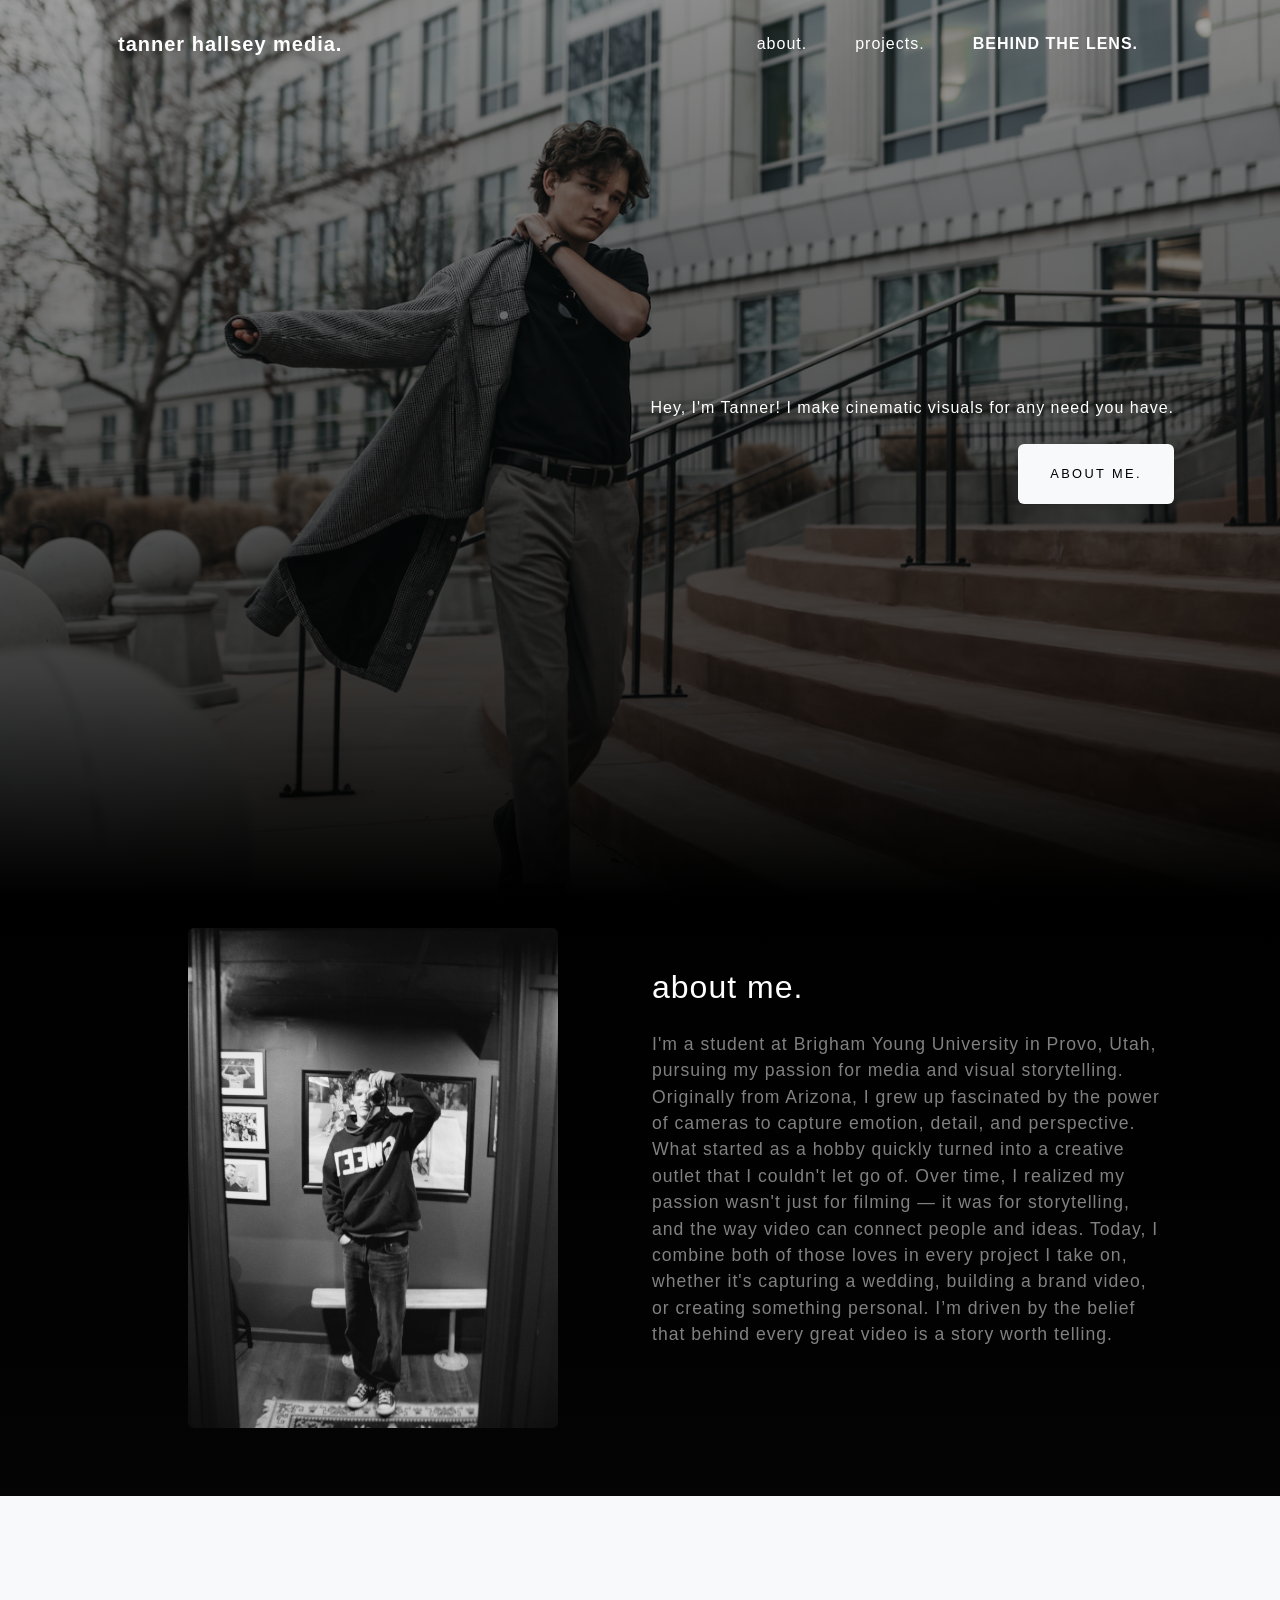
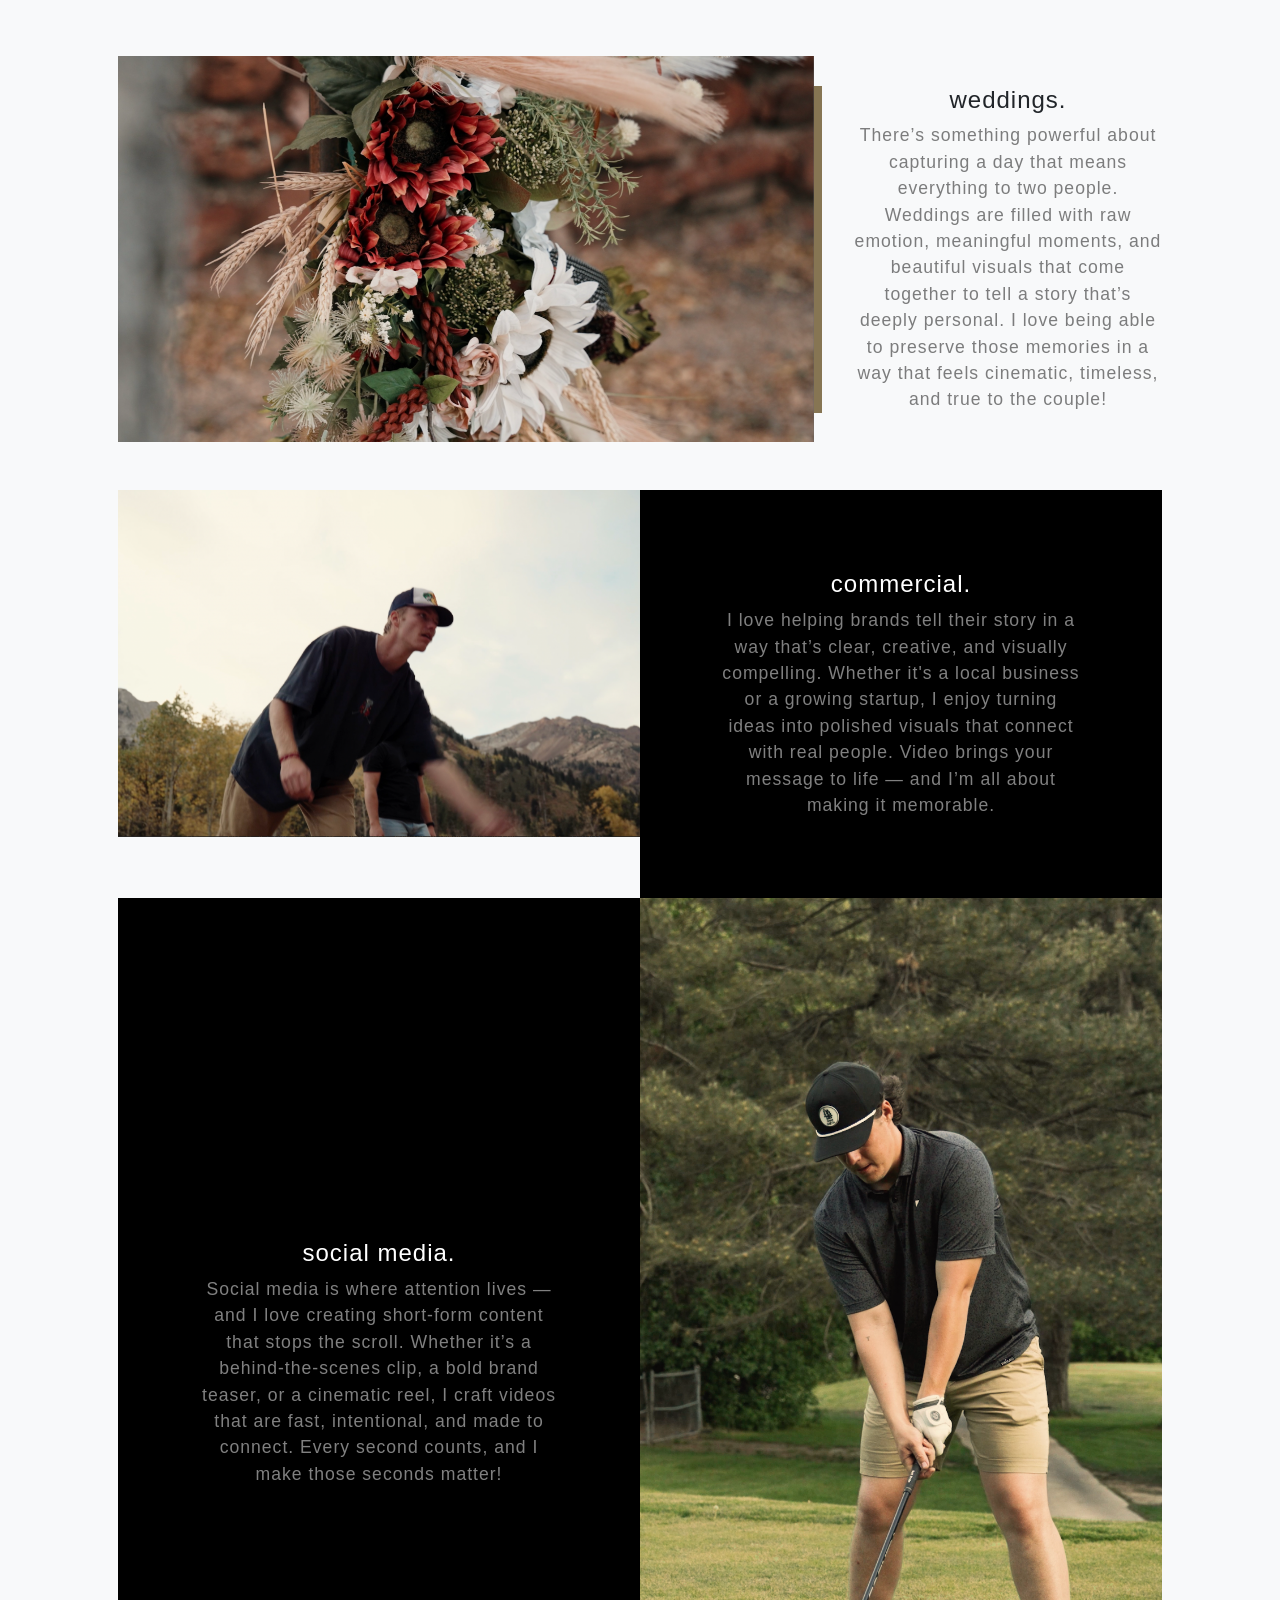
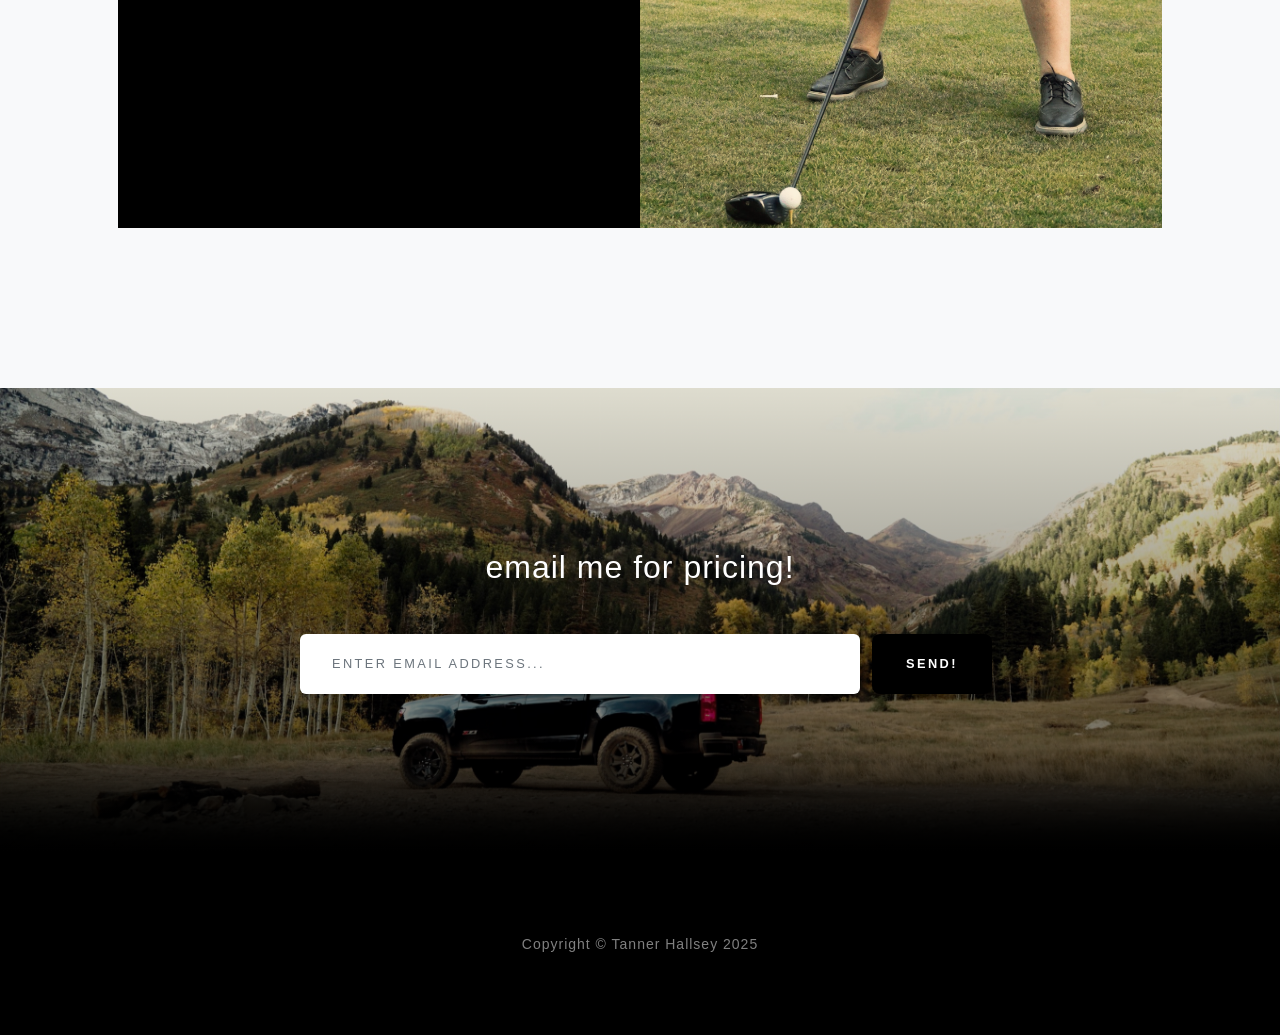
<file: index.html>
<!DOCTYPE html>
<html lang="en">
    <head>
        <meta charset="utf-8" />
        <meta name="viewport" content="width=device-width, initial-scale=1, shrink-to-fit=no" />
        <meta name="description" content="" />
        <meta name="author" content="" />
        <title>Tanner Hallsey Media - Content Creator</title>
        <link rel="icon" type="image/x-icon" href="assets/favicon.ico" />
        <!-- Font Awesome icons (free version)-->
        <script src="https://fonts.google.com/specimen/Special+Gothic+Expanded+One" crossorigin="anonymous"></script>
        <!-- Google fonts-->
        <link href="https://fonts.google.com/specimen/Special+Gothic+Expanded+One" rel="stylesheet" />
        <link href="https://fonts.google.com/specimen/Special+Gothic+Expanded+One" rel="stylesheet" />
        <!-- Core theme CSS (includes Bootstrap)-->
        <link href="css/styles.css" rel="stylesheet" />
    </head>
    <body id="page-top">
        <!-- Navigation-->
        <nav class="navbar navbar-expand-lg navbar-light fixed-top" id="mainNav">
            <div class="container px-4 px-lg-5">
                <a class="navbar-brand" href="#page-top">tanner hallsey media.</a>
                <button class="navbar-toggler navbar-toggler-right" type="button" data-bs-toggle="collapse" data-bs-target="#navbarResponsive" aria-controls="navbarResponsive" aria-expanded="false" aria-label="Toggle navigation">
                    Menu
                    <i class="fas fa-bars"></i>
                </button>
                <div class="collapse navbar-collapse" id="navbarResponsive">
                    <ul class="navbar-nav ms-auto">
                        <li class="nav-item"><a class="nav-link" href="#about">about.</a></li>
                        <li class="nav-item"><a class="nav-link" href="#projects">projects.</a></li>
                        <li class="nav-item"><a class="nav-link fw-bolder" href="other-works.html" target="_blank">BEHIND THE LENS.</a></li>


                    </ul>
                </div>
            </div>
        </nav>
        <!-- Masthead-->
       <header class="masthead">
  <div class="container h-100 d-flex align-items-center">
    <div class="row w-100 justify-content-end"> <!-- pushes content to right -->
      <div class="col-lg-6">
        <div class="text-end text-white"> <!-- aligns text to right -->
          
        
          <p style="font-size: 1rem; color: white; margin-bottom: 1.5rem;">
            Hey, I'm Tanner! I make cinematic visuals for any need you have. 
          </p>
          <a class="btn btn-light" href="#about">about me.</a>
        </div>
      </div>
    </div>
  </div>
</header>




        <!-- About-->
      <section class="about-section text-white pt-5 pb-5" id="about" style="padding-bottom: 100px;">


  <div class="container px-4 px-lg-5">
    <div class="row align-items-center" style="min-height: 500px;">
      <!-- Image -->
      <div class="col-lg-6 mb-4 mb-lg-0 text-center" style="margin-top: -40px;">
        <img src="assets/img/hallz.png" alt="Tanner Hallsey" class="img-fluid rounded" style="max-height: 500px;" />
      </div>

      <!-- Text -->
      <div class="col-lg-6">
        <h2 class="mb-4">about me.</h2>
        <p class="text-white-50">
          I'm a student at Brigham Young University in Provo, Utah, pursuing my passion for media and visual storytelling. Originally from Arizona, I grew up fascinated by the power of cameras to capture emotion, detail, and perspective. What started as a hobby quickly turned into a creative outlet that I couldn't let go of. Over time, I realized my passion wasn't just for filming — it was for storytelling, and the way video can connect people and ideas. Today, I combine both of those loves in every project I take on, whether it's capturing a wedding, building a brand video, or creating something personal. I’m driven by the belief that behind every great video is a story worth telling.
        </p>
      </div>
    </div>
  </div>
</section>



        <!-- Projects-->
        <section class="projects-section bg-light" id="projects">
            <div class="container px-4 px-lg-5">
                <!-- Featured Project Row-->
                <div class="row gx-0 mb-4 mb-lg-5 align-items-center">
                    <div class="col-xl-8 col-lg-7"><img class="img-fluid mb-3 mb-lg-0" src="assets/img/spring.png" alt="..." /></div>
                    <div class="col-xl-4 col-lg-5">
                        <div class="featured-text text-center text-lg-left">
                            <h4>weddings.</h4>
                            <p class="text-black-50 mb-0">There’s something powerful about capturing a day that means everything to two people. Weddings are filled with raw emotion, meaningful moments, and beautiful visuals that come together to tell a story that’s deeply personal. I love being able to preserve those memories in a way that feels cinematic, timeless, and true to the couple!</p>
                        </div>
                    </div>
                </div>
                <!-- Project One Row-->
                <div class="row gx-0 mb-5 mb-lg-0 justify-content-center">
                    <div class="col-lg-6"><img class="img-fluid" src="assets/img/jax2.png" alt="..." /></div>
                    <div class="col-lg-6">
                        <div class="bg-black text-center h-100 project">
                            <div class="d-flex h-100">
                                <div class="project-text w-100 my-auto text-center text-lg-left">
                                    <h4 class="text-white">commercial.</h4>
                                    <p class="mb-0 text-white-50">I love helping brands tell their story in a way that’s clear, creative, and visually compelling. Whether it's a local business or a growing startup, I enjoy turning ideas into polished visuals that connect with real people. Video brings your message to life — and I’m all about making it memorable.</p>
                                </div>
                            </div>
                        </div>
                    </div>
                </div>
                <!-- Project Two Row-->
                <div class="row gx-0 justify-content-center">
                    <div class="col-lg-6"><img class="img-fluid" src="assets/img/jake.png" alt="..." /></div>
                    <div class="col-lg-6 order-lg-first">
                        <div class="bg-black text-center h-100 project">
                            <div class="d-flex h-100">
                                <div class="project-text w-100 my-auto text-center text-lg-right">
                                    <h4 class="text-white">social media.</h4>
                                    <p class="mb-0 text-white-50">Social media is where attention lives — and I love creating short-form content that stops the scroll. Whether it’s a behind-the-scenes clip, a bold brand teaser, or a cinematic reel, I craft videos that are fast, intentional, and made to connect. Every second counts, and I make those seconds matter!</p>
                                </div>
                            </div>
                        </div>
                    </div>
                </div>
            </div>
        </section>
        <!-- Signup-->
      <!-- Signup-->
<section class="signup-section position-relative" id="signup">
  <div class="container px-4 px-lg-5">
    <div class="row gx-4 gx-lg-5">
      <div class="col-md-10 col-lg-8 mx-auto text-center">
        <i class="far fa-paper-plane fa-2x mb-2 text-white"></i>
        <h2 class="text-white mb-5">email me for pricing!</h2>

        <form class="form-signup" id="contactForm" data-sb-form-api-token="API_TOKEN">
          <div class="row input-group-newsletter">
            <div class="col">
              <input class="form-control" id="emailAddress" type="email" placeholder="Enter email address..." aria-label="Enter email address..." data-sb-validations="required,email" />
            </div>
            <button id="submitButton" type="submit" class="btn" style="background-color: black; color: white; font-weight: 600; border: none; padding: 0.75rem 1.5rem; border-radius: 8px; width: auto; min-width: 120px;">send!</button>
          </div>

          <div class="invalid-feedback mt-2" data-sb-feedback="emailAddress:required">An email is required.</div>
          <div class="invalid-feedback mt-2" data-sb-feedback="emailAddress:email">Email is not valid.</div>

          <div class="d-none" id="submitSuccessMessage">
            <div class="text-center mb-3 mt-2 text-white">
              <div class="fw-bolder" style="margin-bottom: 0;">Check your email shortly!</div>
              <div style="margin-top: 0;">Thanks for reaching out — I’ll be in touch with pricing soon!</div>
            </div>
          </div>

          <div class="d-none" id="submitErrorMessage">
            <div class="text-center text-danger mb-3 mt-2">Error sending message!</div>
          </div>
        </form>
      </div>
    </div>
  </div>

  <!-- Gradient overlay to blend section into footer -->
  <div style="position: absolute; bottom: 0; left: 0; width: 100%; height: 100px; background: linear-gradient(to bottom, rgba(0,0,0,0) 0%, #000 100%);"></div>
</section>

<!-- Footer-->
<footer class="footer bg-black small text-center text-white-50">
  <div class="container px-4 px-lg-5">Copyright &copy; Tanner Hallsey 2025</div>
</footer>

<!-- Bootstrap core JS-->
<script src="https://cdn.jsdelivr.net/npm/bootstrap@5.2.3/dist/js/bootstrap.bundle.min.js"></script>
<script src="js/scripts.js"></script>
<script src="https://cdn.startbootstrap.com/sb-forms-latest.js"></script>
</body>
</html>
</file>
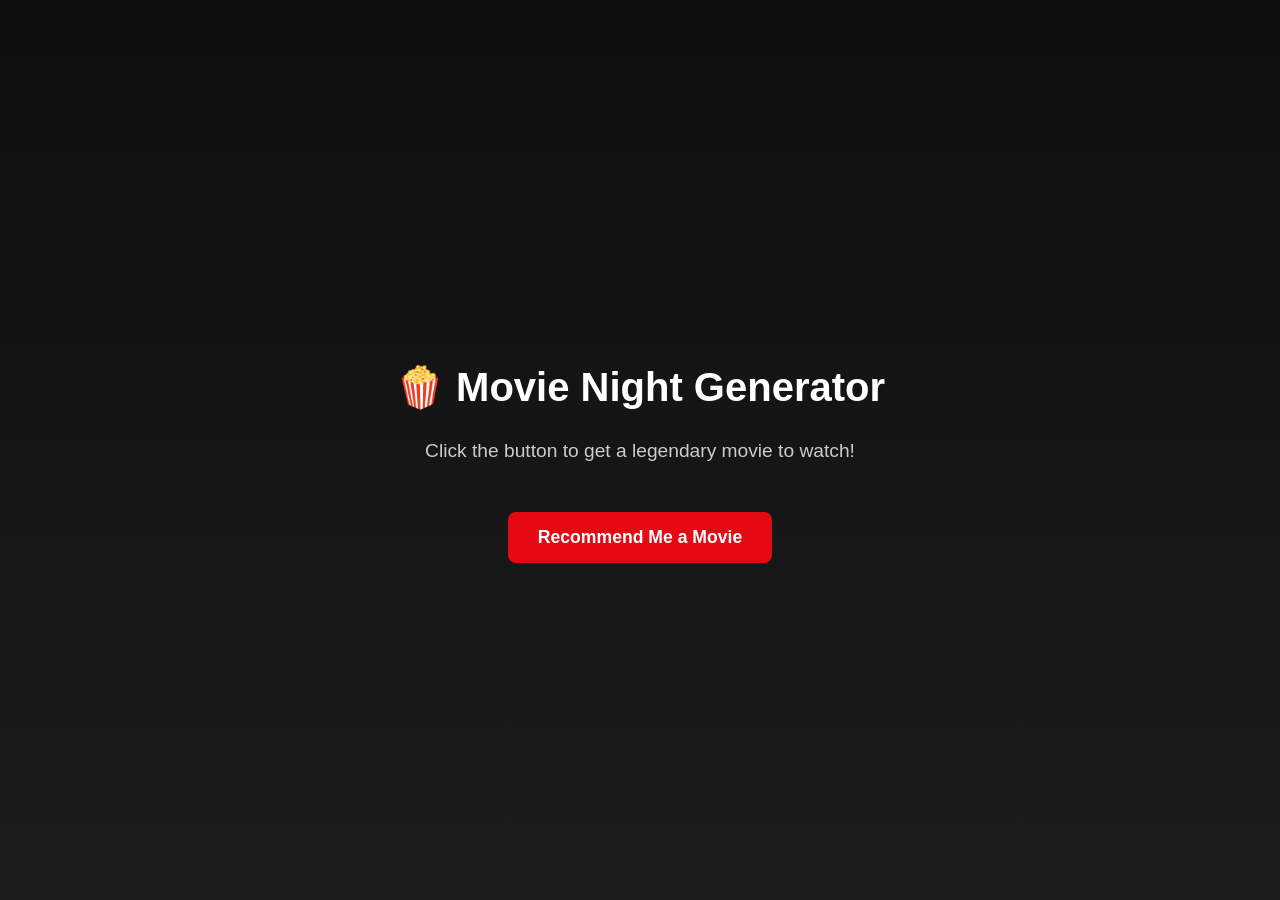
<file: movie-generator.html>
<!DOCTYPE html>
<html lang="en">
<head>
  <meta charset="UTF-8">
  <title>Movie Night Generator 🎬</title>
  <style>
    body {
      background: linear-gradient(to bottom, #0f0f0f, #1c1c1c);
      font-family: 'Arial', sans-serif;
      color: #fff;
      margin: 0;
      padding: 0;
      display: flex;
      flex-direction: column;
      align-items: center;
      justify-content: center;
      height: 100vh;
      text-align: center;
    }

    h1 {
      margin-bottom: 10px;
      font-size: 2.5rem;
    }

    p {
      font-size: 1.2rem;
      color: #ccc;
    }

    .movie-box {
      background-color: #222;
      padding: 30px;
      border-radius: 10px;
      max-width: 600px;
      box-shadow: 0 4px 15px rgba(0,0,0,0.5);
      margin-top: 20px;
    }

    button {
      background-color: #e50914;
      color: #fff;
      border: none;
      padding: 15px 30px;
      border-radius: 8px;
      font-size: 1.1rem;
      font-weight: bold;
      cursor: pointer;
      margin-top: 30px;
      transition: background 0.3s ease;
    }

    button:hover {
      background-color: #b40610;
    }

    a {
      color: #90caf9;
      text-decoration: none;
    }

    a:hover {
      text-decoration: underline;
    }
  </style>
</head>
<body>

  <h1>🍿 Movie Night Generator</h1>
  <p>Click the button to get a legendary movie to watch!</p>

  <button onclick="recommendMovie()">Recommend Me a Movie</button>

  <div id="movieDisplay" class="movie-box" style="display:none;"></div>

  <script>
    const movies = [
      {
        title: "The Shawshank Redemption",
        year: 1994,
        genre: "Drama",
        description: "Hope can set you free. A story of resilience and redemption.",
        trailer: "https://www.youtube.com/watch?v=6hB3S9bIaco"
      },
      {
        title: "The Godfather",
        year: 1972,
        genre: "Crime, Drama",
        description: "A powerful tale of family, loyalty, and the cost of power.",
        trailer: "https://www.youtube.com/watch?v=sY1S34973zA"
      },
      {
        title: "The Dark Knight",
        year: 2008,
        genre: "Action, Crime, Drama",
        description: "A gritty and brilliant exploration of chaos and justice.",
        trailer: "https://www.youtube.com/watch?v=EXeTwQWrcwY"
      },
      {
        title: "Inception",
        year: 2010,
        genre: "Action, Sci-Fi, Thriller",
        description: "A mind-bending dive into dreams within dreams.",
        trailer: "https://www.youtube.com/watch?v=YoHD9XEInc0"
      },
      {
        title: "Forrest Gump",
        year: 1994,
        genre: "Drama, Romance",
        description: "Life is like a box of chocolates. An unforgettable journey.",
        trailer: "https://www.youtube.com/watch?v=bLvqoHBptjg"
      },
      {
        title: "Pulp Fiction",
        year: 1994,
        genre: "Crime, Drama",
        description: "Non-linear chaos, cool dialogue, and unforgettable scenes.",
        trailer: "https://www.youtube.com/watch?v=s7EdQ4FqbhY"
      },
      {
        title: "Fight Club",
        year: 1999,
        genre: "Drama, Thriller",
        description: "The first rule is: don't talk about it. Too late.",
        trailer: "https://www.youtube.com/watch?v=SUXWAEX2jlg"
      },
      {
        title: "Interstellar",
        year: 2014,
        genre: "Adventure, Drama, Sci-Fi",
        description: "Love, gravity, and time beyond the stars.",
        trailer: "https://www.youtube.com/watch?v=zSWdZVtXT7E"
      }
    ];

    function recommendMovie() {
      const movie = movies[Math.floor(Math.random() * movies.length)];
      const display = document.getElementById("movieDisplay");
      display.innerHTML = `
        <h2>${movie.title} (${movie.year})</h2>
        <p><strong>Genre:</strong> ${movie.genre}</p>
        <p>${movie.description}</p>
        <p><a href="${movie.trailer}" target="_blank">▶ Watch Trailer</a></p>
      `;
      display.style.display = "block";
    }
  </script>

</body>
</html>
</file>
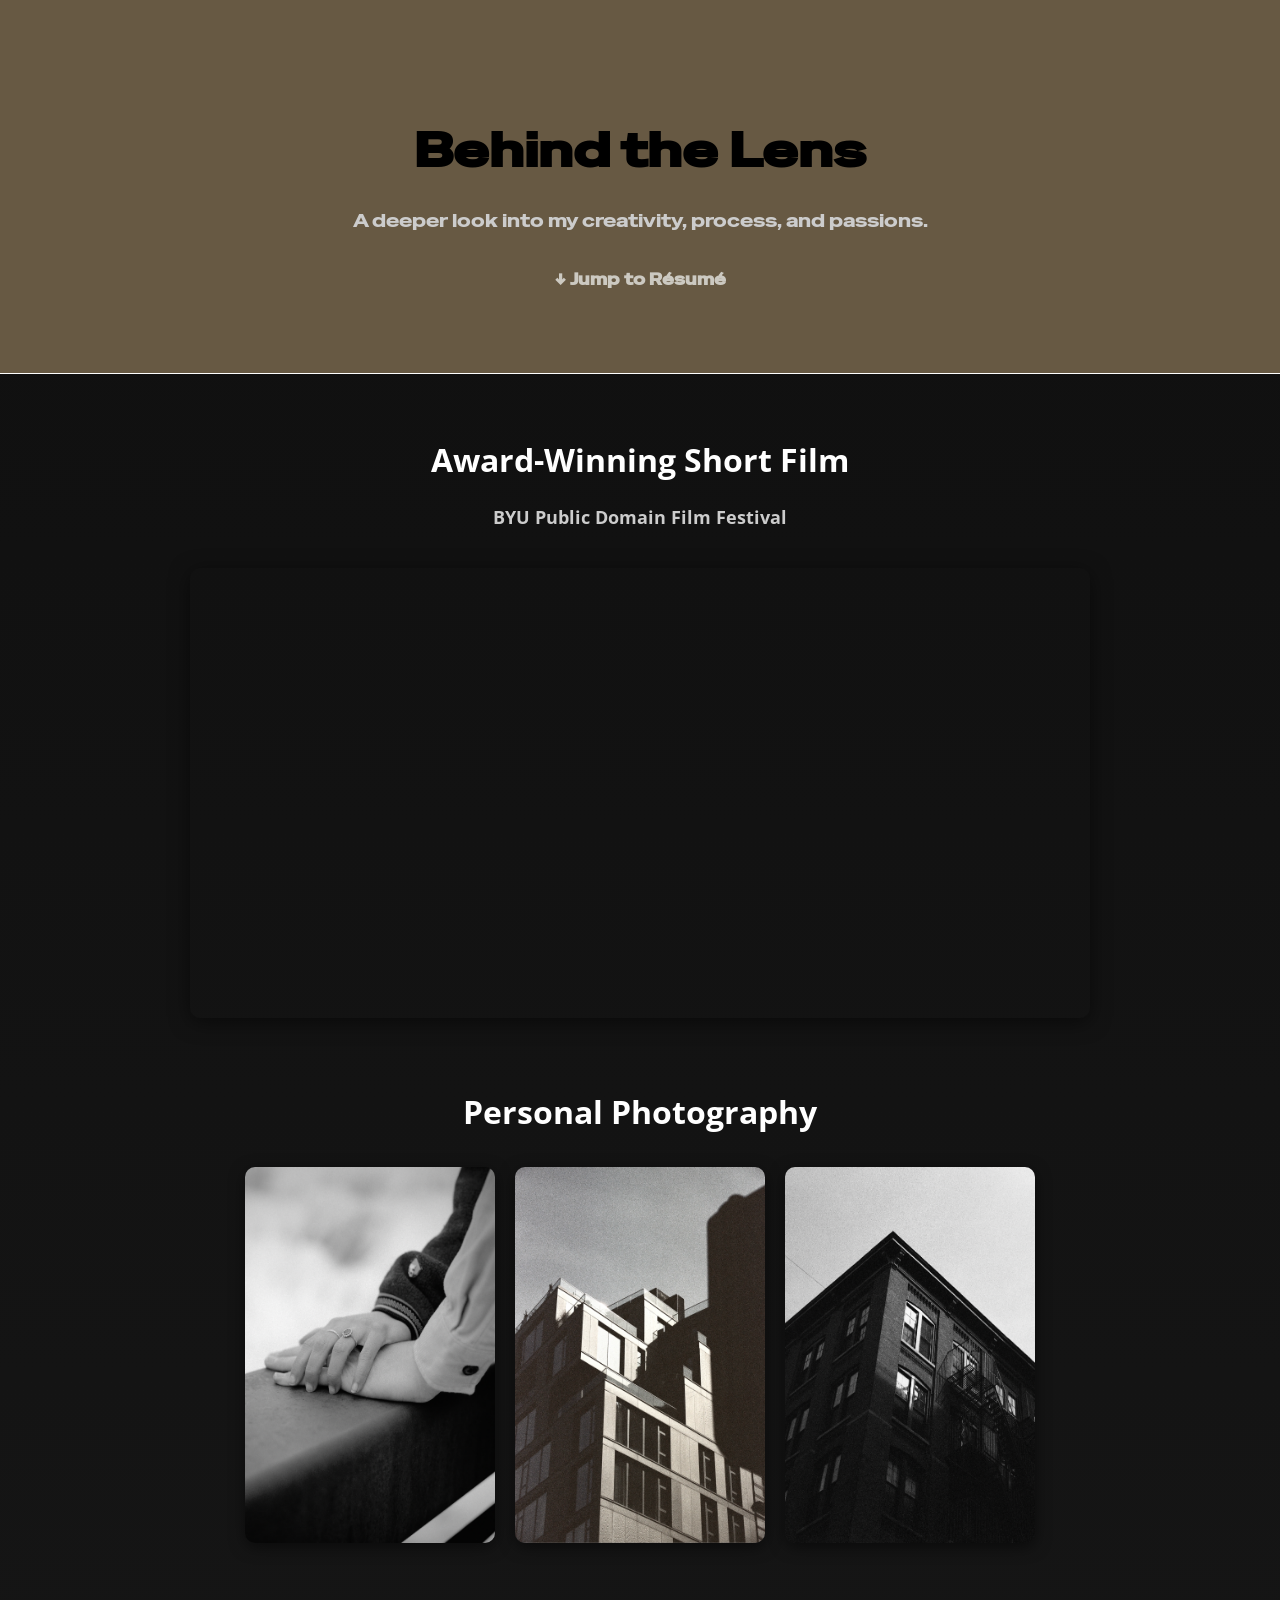
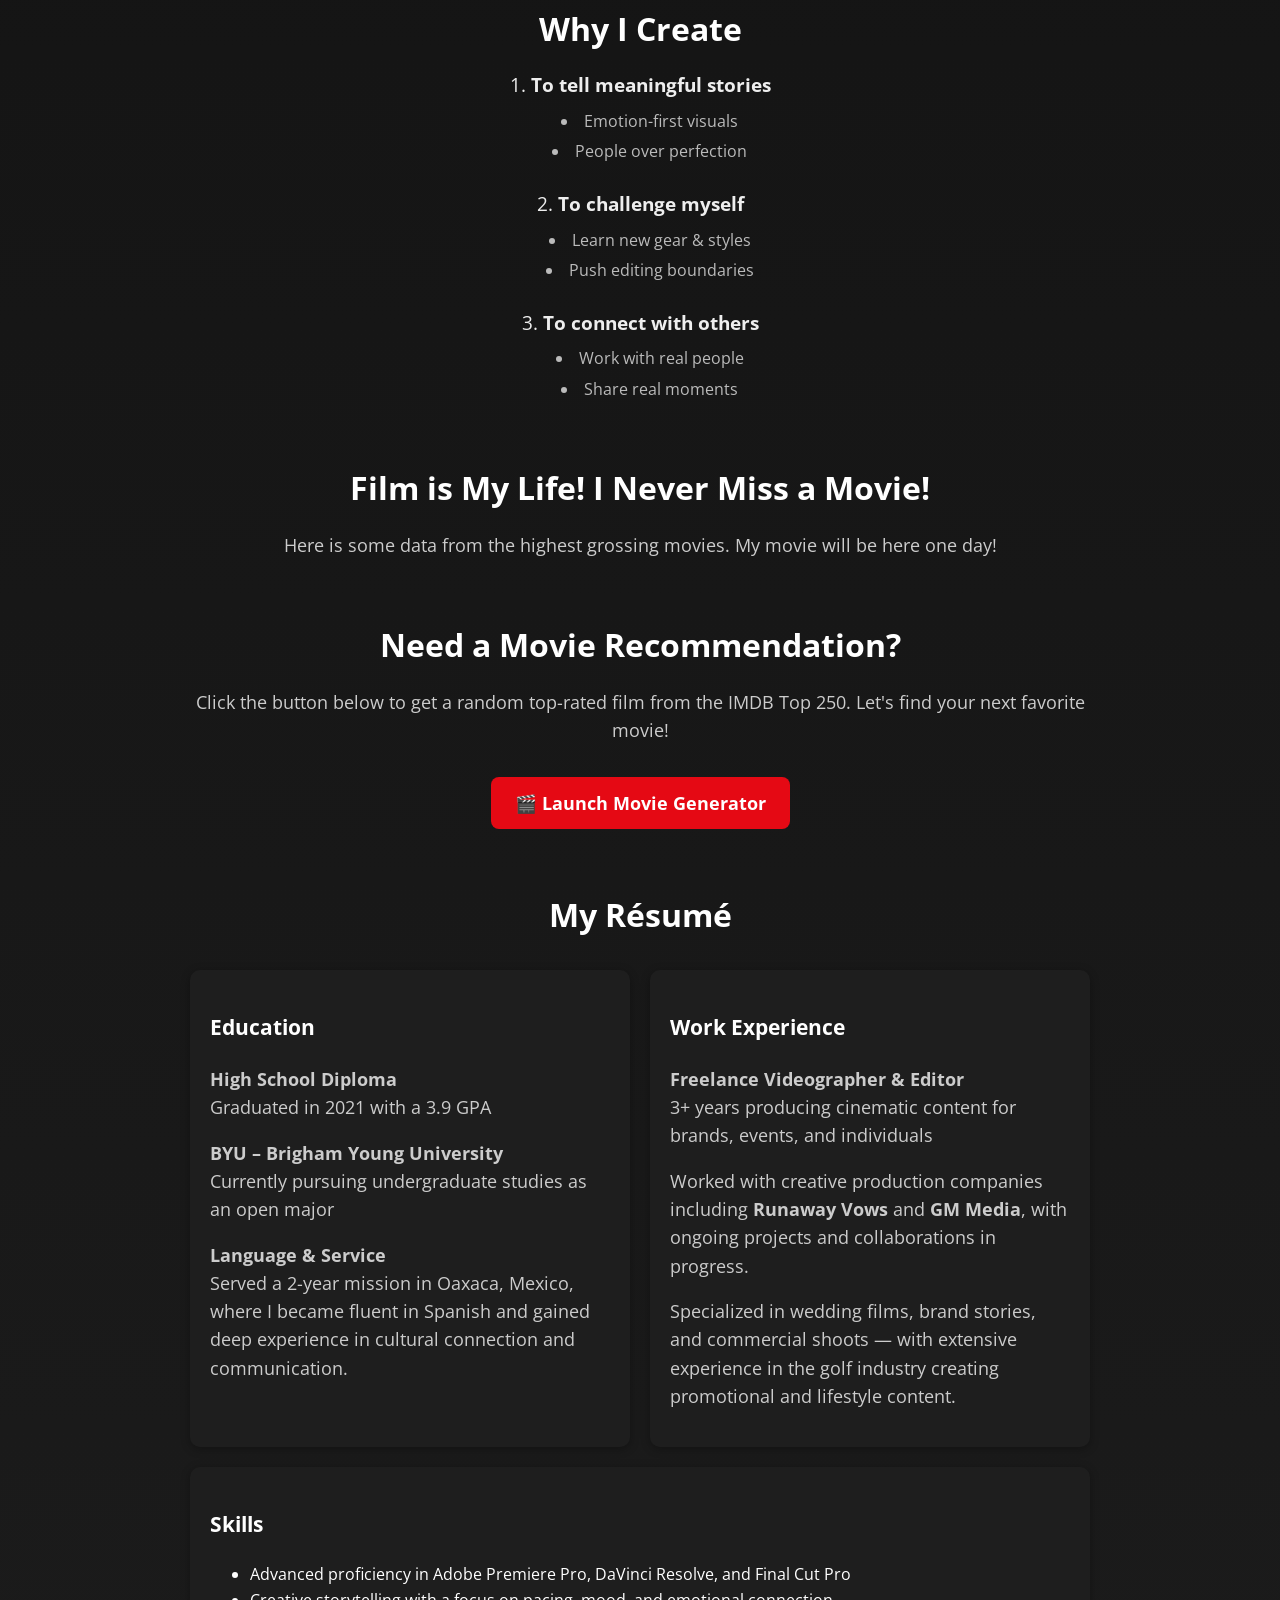
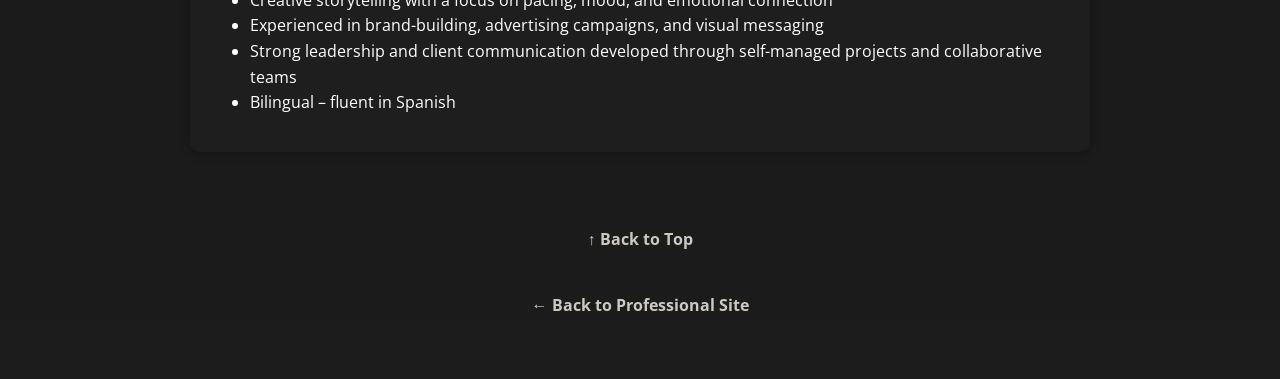
<file: other-works.html>
<!DOCTYPE html>
<html lang="en">
<head>
  <meta charset="UTF-8" />
  <title>Behind the Lens – Tanner Hallsey</title>

  <!-- Google Fonts -->
  <link href="https://fonts.googleapis.com/css2?family=Special+Gothic+Expanded+One&family=Open+Sans:wght@300;600&display=swap" rel="stylesheet">

  <!-- Custom CSS -->
  <link rel="stylesheet" href="scratch-style.css">
</head>
<body>

  <!-- HERO -->
  <div id="top" class="hero">
    <h1>Behind the Lens</h1>
    <p>A deeper look into my creativity, process, and passions.</p>
    <a href="#resume" class="anchor-link">↓ Jump to Résumé</a>
  </div>

  <!-- VIDEO SECTION -->
  <div class="section">
    <h2>Award-Winning Short Film</h2>
    <p><strong>BYU Public Domain Film Festival</strong></p>
    <iframe 
      src="https://www.youtube.com/embed/drMtxtiAfbc?si=xs8SorBL5Ii_FhKA"
      title="Short film by Tanner Hallsey"
      allowfullscreen>
    </iframe>
  </div>

  <!-- PHOTO SECTION -->
  <div class="section">
    <h2>Personal Photography</h2>
    <div class="gallery">
      <img src="assets/img/handsii.png" alt="Hands" class="gallery-img">
      <img src="assets/img/stache.png" alt="Stache" class="gallery-img">
      <img src="assets/img/buildii.png" alt="Build" class="gallery-img">
    </div>
  </div>

  <!-- PASSION LIST -->
  <div class="section why-i-create">
  <h2>Why I Create</h2>
  <ol>
    <li>
      <strong>To tell meaningful stories</strong>
      <ul>
        <li>Emotion-first visuals</li>
        <li>People over perfection</li>
      </ul>
    </li>
    <li>
      <strong>To challenge myself</strong>
      <ul>
        <li>Learn new gear & styles</li>
        <li>Push editing boundaries</li>
      </ul>
    </li>
    <li>
      <strong>To connect with others</strong>
      <ul>
        <li>Work with real people</li>
        <li>Share real moments</li>
      </ul>
    </li>
  </ol>
</div>


  <!-- TABLEAU SECTION -->
  <div class="section">
  <h2>Film is My Life! I Never Miss a Movie!</h2>
  <p>Here is some data from the highest grossing movies. My movie will be here one day!</p>
  <div class='tableauPlaceholder' id='viz1745366774181' style='position: relative'>
    <noscript>
      <a href='#'>
        <img alt='Dashboard 1 ' src='https://public.tableau.com/static/images/ZY/ZYRSXHXMC/1_rss.png' style='border: none' />
      </a>
    </noscript>
    <object class='tableauViz' style='display:none;'>
      <param name='host_url' value='https%3A%2F%2Fpublic.tableau.com%2F' />
      <param name='embed_code_version' value='3' />
      <param name='path' value='shared/ZYRSXHXMC' />
      <param name='toolbar' value='yes' />
      <param name='static_image' value='https://public.tableau.com/static/images/ZY/ZYRSXHXMC/1.png' />
      <param name='animate_transition' value='yes' />
      <param name='display_static_image' value='yes' />
      <param name='display_spinner' value='yes' />
      <param name='display_overlay' value='yes' />
      <param name='display_count' value='yes' />
      <param name='language' value='en-US' />
    </object>
  </div>
  <script type='text/javascript'>
    var divElement = document.getElementById('viz1745366774181');
    var vizElement = divElement.getElementsByTagName('object')[0];
    if ( divElement.offsetWidth > 800 ) {
      vizElement.style.width='100%';
      vizElement.style.height=(divElement.offsetWidth*0.75)+'px';
    } else if ( divElement.offsetWidth > 500 ) {
      vizElement.style.width='100%';
      vizElement.style.height=(divElement.offsetWidth*0.75)+'px';
    } else {
      vizElement.style.width='100%';
      vizElement.style.height='977px';
    }
    var scriptElement = document.createElement('script');
    scriptElement.src = 'https://public.tableau.com/javascripts/api/viz_v1.js';
    vizElement.parentNode.insertBefore(scriptElement, vizElement);
  </script>
</div>
<!-- MOVIE APP SECTION -->
<div class="section">
  <h2>Need a Movie Recommendation?</h2>
  <p>Click the button below to get a random top-rated film from the IMDB Top 250. Let's find your next favorite movie!</p>
  <a href="movie-generator.html" target="_blank" 
     style="display: inline-block; background-color: #e50914; color: white; padding: 12px 24px; border-radius: 8px; font-weight: bold; text-decoration: none; font-size: 1.1rem; margin-top: 15px;">
    🎬 Launch Movie Generator
  </a>
</div>

  <!-- RESUME SECTION -->
  <div class="section" id="resume">
  <h2>My Résumé</h2>
  <div class="resume-grid">

    <!-- Education -->
    <div class="resume-box">
      <h3>Education</h3>
      <p><strong>High School Diploma</strong><br>
      Graduated in 2021 with a 3.9 GPA</p>
      <p><strong>BYU – Brigham Young University</strong><br>
      Currently pursuing undergraduate studies as an open major</p>
      <p><strong>Language & Service</strong><br>
      Served a 2-year mission in Oaxaca, Mexico, where I became fluent in Spanish and gained deep experience in cultural connection and communication.</p>
    </div>

    <!-- Work Experience -->
    <div class="resume-box">
      <h3>Work Experience</h3>
      <p><strong>Freelance Videographer & Editor</strong><br>
      3+ years producing cinematic content for brands, events, and individuals</p>
      <p>Worked with creative production companies including <strong>Runaway Vows</strong> and <strong>GM Media</strong>, with ongoing projects and collaborations in progress.</p>
      <p>Specialized in wedding films, brand stories, and commercial shoots — with extensive experience in the golf industry creating promotional and lifestyle content.</p>
    </div>

    <!-- Skills -->
    <div class="resume-box">
      <h3>Skills</h3>
      <ul>
        <li>Advanced proficiency in Adobe Premiere Pro, DaVinci Resolve, and Final Cut Pro</li>
        <li>Creative storytelling with a focus on pacing, mood, and emotional connection</li>
        <li>Experienced in brand-building, advertising campaigns, and visual messaging</li>
        <li>Strong leadership and client communication developed through self-managed projects and collaborative teams</li>
        <li>Bilingual – fluent in Spanish</li>
      </ul>
    </div>

  </div>
</div>


  <!-- FOOTER -->
  <div class="section">
    <a href="#top" class="anchor-link">↑ Back to Top</a><br><br>
    <a href="index.html" class="anchor-link">← Back to Professional Site</a>
  </div>

</body>
</html>
</file>
<file: scratch-style.css>
body {
  background: linear-gradient(to bottom, #0f0f0f, #1c1c1c);
  color: #ffffff;
  font-family: 'Open Sans', sans-serif;
  margin: 0;
  padding: 0;
  line-height: 1.6;
}


.hero {
  background-color: #675943;
  color: #000;
  text-align: center;
  padding: 80px 20px;
  border-bottom: 1px solid #ffffff;
  font-family: 'Special Gothic Expanded One', sans-serif;
}



h1 {
  font-size: 3rem;
  margin-bottom: 10px;
}

h2 {
  font-size: 2rem;
  margin-bottom: 0.5rem;
}

h3 {
  font-size: 1.3rem;
  color: #ffffff;
}

p {
  color: #ccc;
  font-size: 1.1rem;
}

.section {
  max-width: 900px;
  margin: 60px auto;
  padding: 0 20px;
  text-align: center;
}


.gallery {
  display: flex;
  justify-content: center;
  gap: 20px;
  flex-wrap: wrap;
  margin-top: 30px;
}

.gallery-img {
  max-width: 100%;
  width: 250px;
  height: auto;
  border-radius: 10px;
  box-shadow: 0 4px 15px rgba(0,0,0,0.5);
  transition: transform 0.3s ease;
}

.gallery-img:hover {
  transform: scale(1.05);
}


.resume-grid {
  display: flex;
  flex-wrap: wrap;
  justify-content: space-between;
  gap: 20px;
  text-align: left;
  margin-top: 30px;
}

.resume-box {
  background-color: #1e1e1e;
  padding: 20px;
  border-radius: 10px;
  flex: 1 1 250px;
  box-shadow: 0 2px 10px rgba(0,0,0,0.3);
}


iframe {
  width: 100%;
  height: 450px;
  border: none;
  border-radius: 10px;
  margin-top: 20px;
  box-shadow: 0 4px 20px rgba(0,0,0,0.5);
}

a {
  color: #867553;
  text-decoration: none;
  font-weight: bold;
}

a:hover {
  text-decoration: underline;
}

.anchor-link {
  display: inline-block;
  margin-top: 15px;
  color: #ccc9c1;
}

.why-i-create ol {
  list-style-position: inside;
  padding-left: 0;
  text-align: center;
}

.why-i-create li {
  margin-bottom: 1.5rem;
  font-size: 1.2rem;
  color: #eee;
}

.why-i-create ul {
  list-style-type: disc;
  padding-left: 1.2rem;
  margin-top: 0.5rem;
  text-align: center;
}

.why-i-create ul li {
  font-size: 1rem;
  color: #bbb;
  margin-bottom: 0.3rem;
}
</file>
